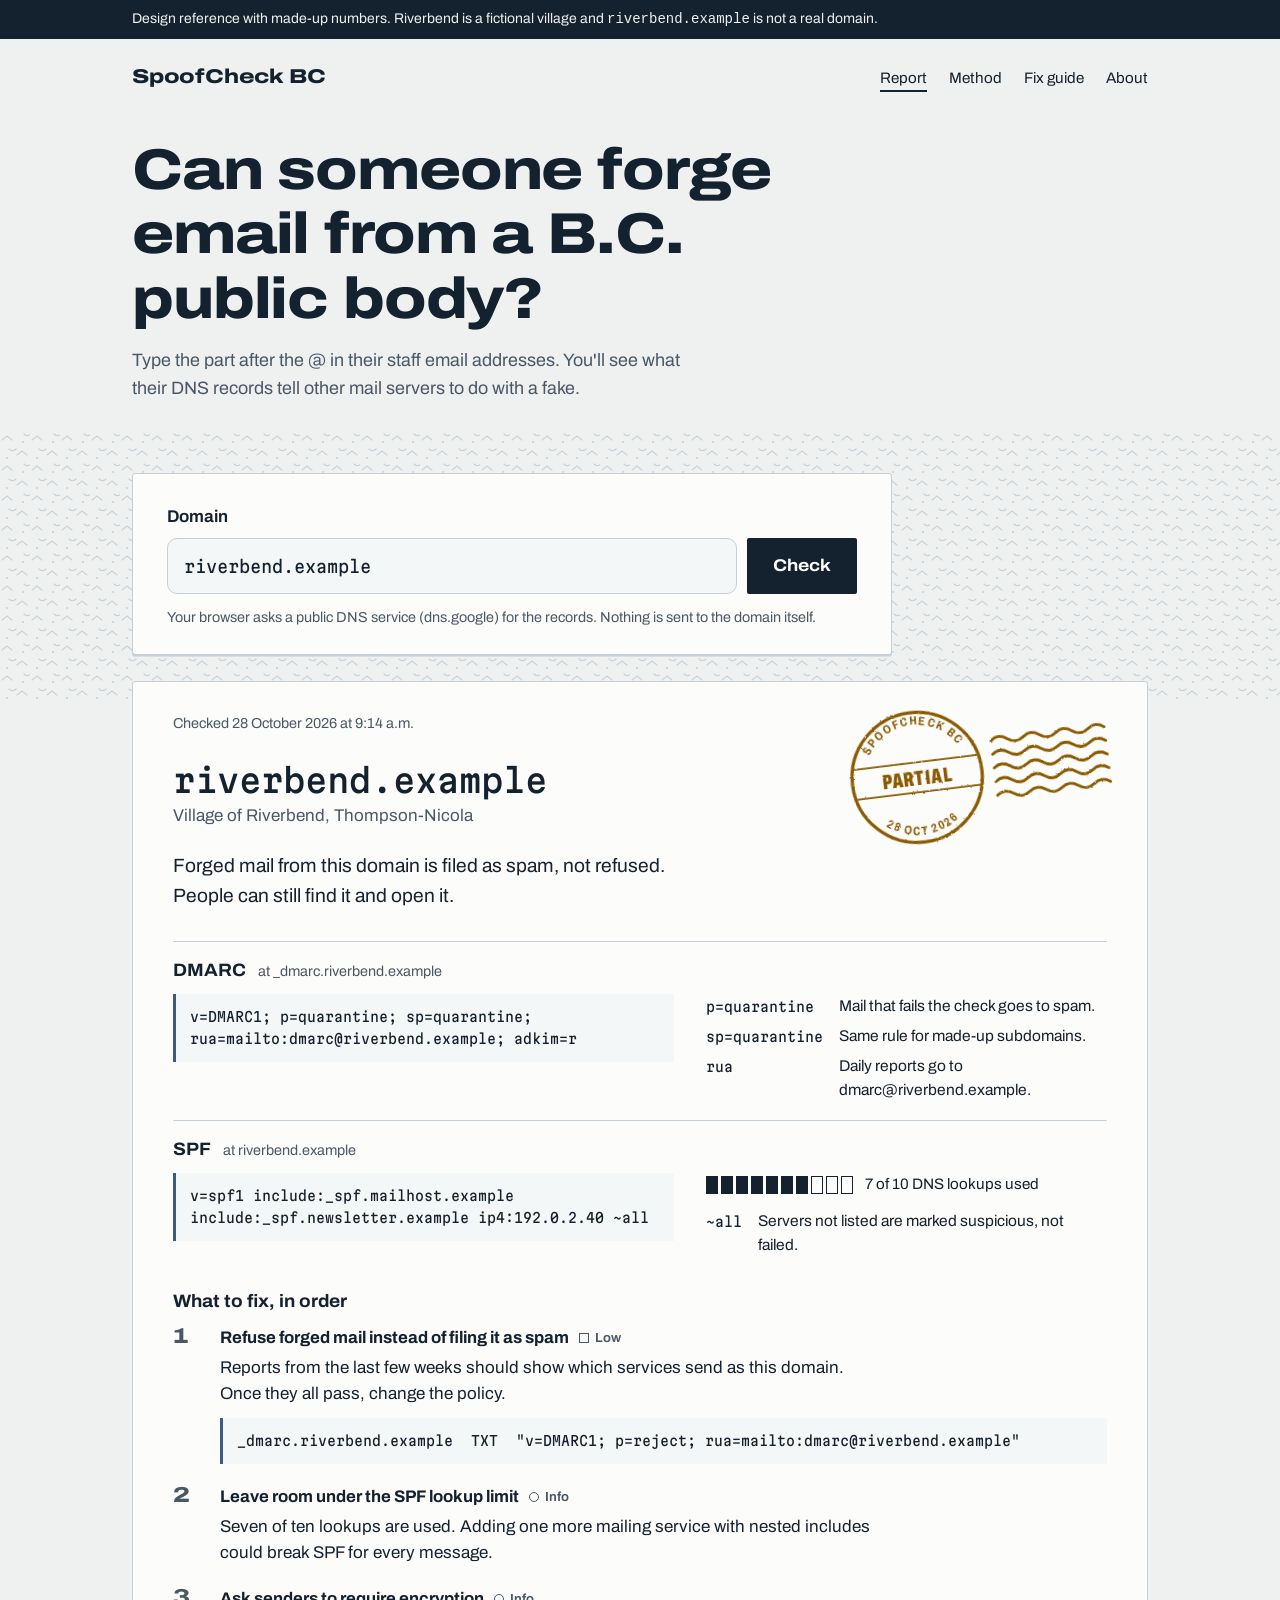
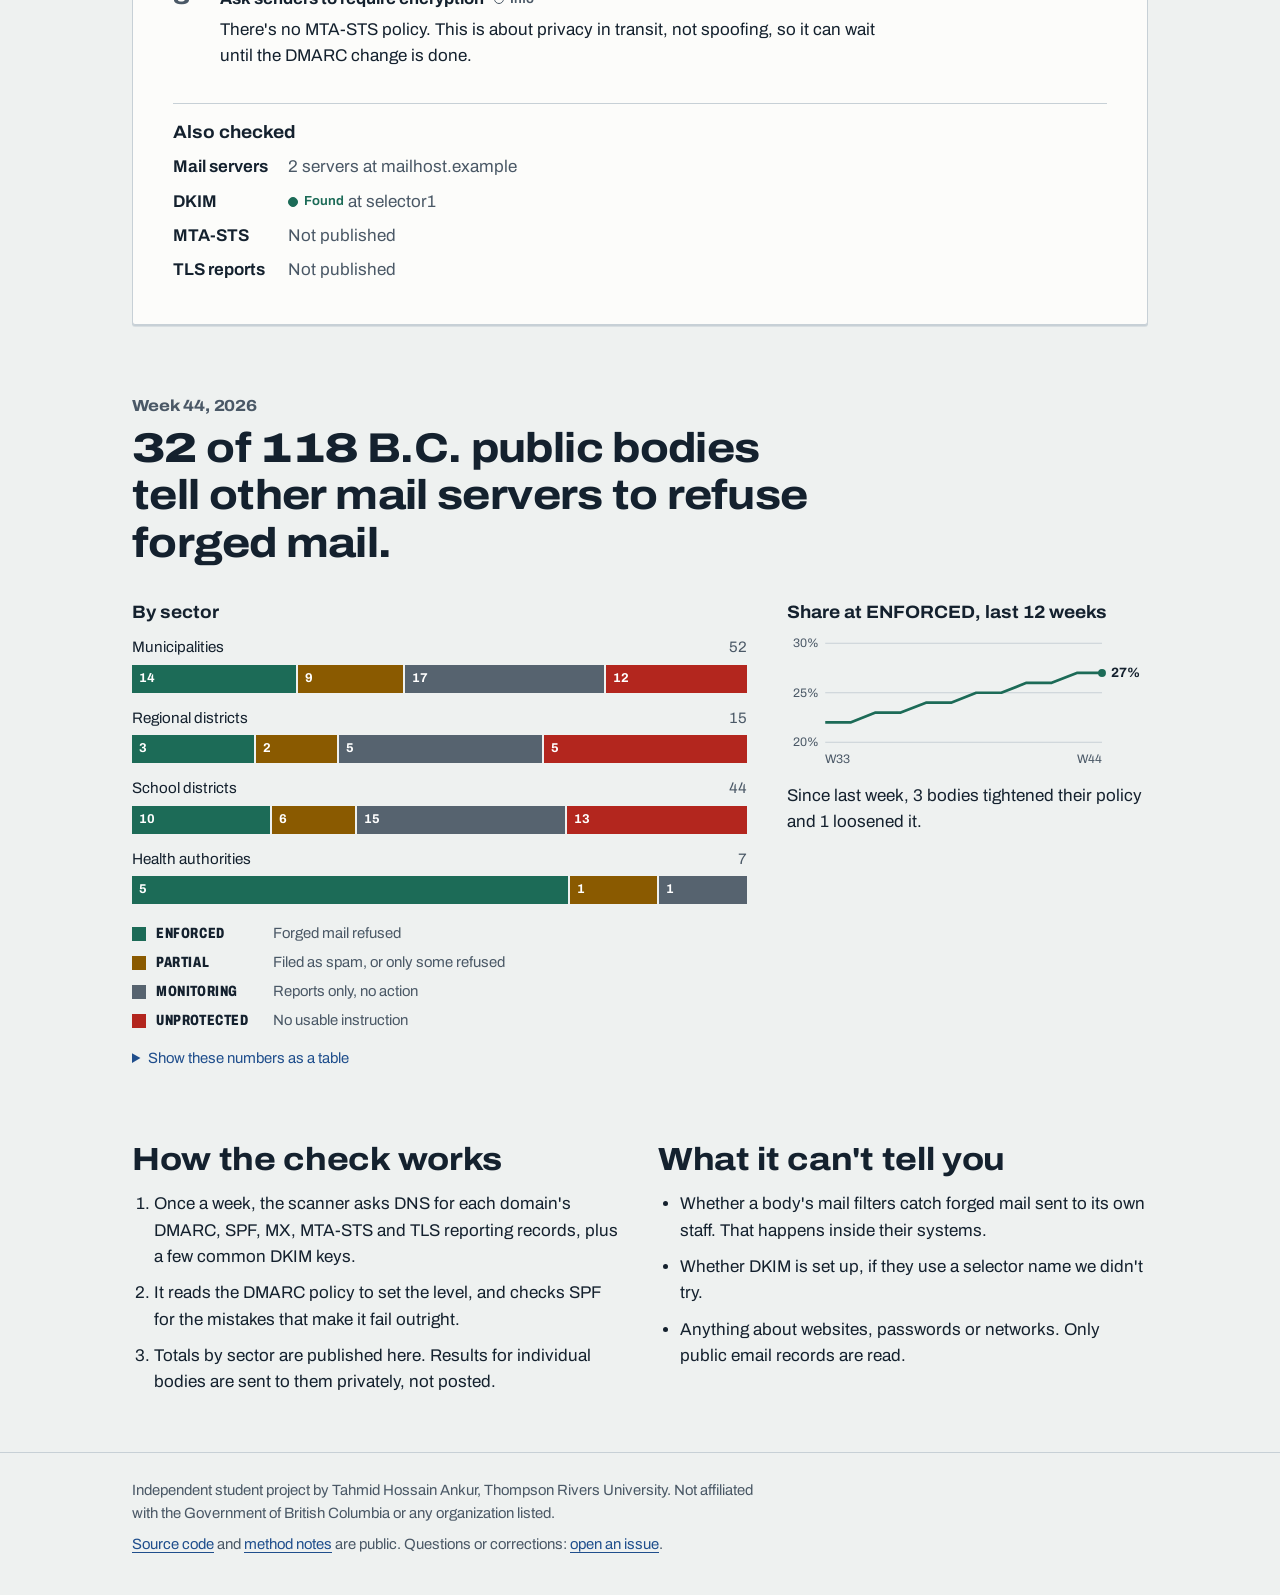
<file: docs/design-reference/index.html>
<!doctype html>
<html lang="en-CA">
<head>
<meta charset="utf-8">
<meta name="viewport" content="width=device-width, initial-scale=1">
<title>SpoofCheck BC</title>
<meta name="description" content="Design reference for SpoofCheck BC. Layout and styling only; all data on this page is made up.">
<link rel="preconnect" href="https://fonts.googleapis.com">
<link rel="preconnect" href="https://fonts.gstatic.com" crossorigin>
<link href="https://fonts.googleapis.com/css2?family=Archivo:wdth,wght@62..125,400..900&family=Martian+Mono:wdth,wght@75..112.5,400..600&display=swap" rel="stylesheet">
<style>
:root {
  --page: #EEF1F0;
  --envelope: #FCFCFA;
  --window: #F4F7F8;
  --ink: #14212E;
  --ink-soft: #4A5866;
  --rule: #C7D0D6;
  --tint: #3D5A80;
  --link: #1F4E8C;
  --lvl-3: #1C6B57;
  --lvl-2: #8A5A00;
  --lvl-1: #56636F;
  --lvl-0: #B3261E;
  --on-level: #FFFFFF;
  --focus: #1F4E8C;

  --font-text: "Archivo", "Helvetica Neue", Arial, sans-serif;
  --font-record: "Martian Mono", ui-monospace, "SF Mono", Menlo, monospace;

  --measure: 66ch;
  --gutter: 16px;
  --wrap: 1080px;
  color-scheme: light;
}

@media (prefers-color-scheme: dark) {
  :root:not([data-theme="light"]) {
    --page: #101B25;
    --envelope: #16232F;
    --window: #1B2A37;
    --ink: #E6EBEE;
    --ink-soft: #A3B0BB;
    --rule: #2E3E4C;
    --tint: #7E9CC2;
    --link: #8DB8EE;
    --lvl-3: #5FC0A3;
    --lvl-2: #E0AE45;
    --lvl-1: #9AA8B4;
    --lvl-0: #F07A6E;
    --on-level: #101B25;
    --focus: #8DB8EE;
    color-scheme: dark;
  }
}
:root[data-theme="dark"] {
  --page: #101B25; --envelope: #16232F; --window: #1B2A37; --ink: #E6EBEE; --ink-soft: #A3B0BB;
  --rule: #2E3E4C; --tint: #7E9CC2; --link: #8DB8EE; --lvl-3: #5FC0A3; --lvl-2: #E0AE45;
  --lvl-1: #9AA8B4; --lvl-0: #F07A6E; --on-level: #101B25; --focus: #8DB8EE; color-scheme: dark;
}

*, *::before, *::after { box-sizing: border-box; }
html { -webkit-text-size-adjust: 100%; }
body {
  margin: 0;
  background: var(--page);
  color: var(--ink);
  font-family: var(--font-text);
  font-size: 1.0625rem;
  line-height: 1.55;
  font-variation-settings: "wdth" 100;
  font-feature-settings: "tnum" 0;
}
a { color: var(--link); text-underline-offset: 0.18em; text-decoration-thickness: 1px; }
a:hover { text-decoration-thickness: 2px; }
:focus-visible { outline: 2px solid var(--focus); outline-offset: 3px; }

.wrap { max-width: var(--wrap); margin: 0 auto; padding: 0 var(--gutter); }

.sample-note {
  background: var(--ink);
  color: var(--page);
  font-size: 0.875rem;
  padding: 8px 0;
}
.sample-note p { margin: 0; }

/* header */
.site-head { padding: 22px 0 18px; }
.site-head .wrap { display: flex; flex-wrap: wrap; align-items: baseline; justify-content: space-between; gap: 10px 28px; }
.wordmark {
  font-weight: 800;
  font-variation-settings: "wdth" 125;
  font-size: 1.25rem;
  letter-spacing: -0.01em;
  color: var(--ink);
  text-decoration: none;
}
.site-nav ul { list-style: none; margin: 0; padding: 0; display: flex; flex-wrap: wrap; gap: 4px 22px; }
.site-nav a { color: var(--ink); text-decoration: none; font-size: 0.95rem; padding: 4px 0; border-bottom: 2px solid transparent; }
.site-nav a[aria-current="page"] { border-bottom-color: var(--ink); }
.site-nav a:hover { border-bottom-color: var(--rule); }

/* headings */
h1, h2, h3 { line-height: 1.12; margin: 0; }
h1 {
  font-weight: 800;
  font-variation-settings: "wdth" 118;
  font-size: clamp(2rem, 1.2rem + 3.6vw, 3.6rem);
  letter-spacing: -0.02em;
  max-width: 17ch;
}
h2 {
  font-weight: 750;
  font-variation-settings: "wdth" 112;
  font-size: clamp(1.45rem, 1.1rem + 1.4vw, 2rem);
  letter-spacing: -0.01em;
}
h3 { font-weight: 700; font-variation-settings: "wdth" 106; font-size: 1.12rem; }

/* checker */
.checker { padding: 28px 0 0; }
.checker .lede { max-width: 56ch; color: var(--ink-soft); margin: 16px 0 0; font-size: 1.12rem; }

.tint-band { position: relative; margin-top: 30px; padding: 40px 0 44px; isolation: isolate; }
.tint-band::before {
  content: "";
  position: absolute; inset: 0;
  background-color: var(--tint);
  -webkit-mask-image: url("data:image/svg+xml,%3Csvg xmlns='http://www.w3.org/2000/svg' width='30' height='30'%3E%3Cg fill='none' stroke='black' stroke-width='1.2' stroke-linecap='round'%3E%3Cpath d='M2 7 l5 -4 l5 4 M17 22 l5 -4 l5 4'/%3E%3Cpath d='M9 16 q3.5 3.5 7 0 M24 1 q3.5 3.5 7 0 M-6 31 q3.5 3.5 7 0'/%3E%3C/g%3E%3Ccircle cx='23' cy='9' r='1.1'/%3E%3Ccircle cx='7' cy='25' r='1.1'/%3E%3C/svg%3E");
  mask-image: url("data:image/svg+xml,%3Csvg xmlns='http://www.w3.org/2000/svg' width='30' height='30'%3E%3Cg fill='none' stroke='black' stroke-width='1.2' stroke-linecap='round'%3E%3Cpath d='M2 7 l5 -4 l5 4 M17 22 l5 -4 l5 4'/%3E%3Cpath d='M9 16 q3.5 3.5 7 0 M24 1 q3.5 3.5 7 0 M-6 31 q3.5 3.5 7 0'/%3E%3C/g%3E%3Ccircle cx='23' cy='9' r='1.1'/%3E%3Ccircle cx='7' cy='25' r='1.1'/%3E%3C/svg%3E");
  -webkit-mask-size: 30px 30px; mask-size: 30px 30px;
  opacity: 0.2;
  z-index: -1;
}

.envelope {
  background: var(--envelope);
  border: 1px solid var(--rule);
  border-radius: 3px;
  box-shadow: 0 1px 0 var(--rule), 0 2px 0 color-mix(in srgb, var(--rule) 55%, transparent);
}

.check-form { padding: 26px 26px 22px; max-width: 760px; }
.check-form label { display: block; font-weight: 650; margin-bottom: 8px; }
.window-row { display: flex; gap: 10px; flex-wrap: wrap; }
.window {
  flex: 1 1 280px;
  min-width: 0;
  font: inherit;
  font-family: var(--font-record);
  font-variation-settings: "wdth" 92;
  font-size: 1.05rem;
  color: var(--ink);
  background: var(--window);
  border: 1px solid var(--rule);
  border-radius: 10px;
  padding: 14px 16px;
}
.window:focus-visible { outline: 2px solid var(--focus); outline-offset: 2px; }
.btn {
  font: inherit;
  font-weight: 700;
  font-variation-settings: "wdth" 112;
  background: var(--ink);
  color: var(--envelope);
  border: 0;
  border-radius: 2px;
  padding: 14px 26px;
  cursor: pointer;
}
.btn:hover { background: color-mix(in srgb, var(--ink) 86%, var(--tint)); }
.check-form .hint { margin: 12px 0 0; font-size: 0.9rem; color: var(--ink-soft); }

/* result */
.result { padding: 0 0 8px; }
.result-env { margin-top: -18px; position: relative; padding: 24px 26px 30px; }
.result-top { display: grid; grid-template-columns: minmax(0, 1fr) auto; grid-template-areas: "info stamp"; gap: 8px 24px; align-items: start; }
.result-info { grid-area: info; min-width: 0; }
.result-top .postmark { grid-area: stamp; }
.checked-at { font-size: 0.9rem; color: var(--ink-soft); margin: 0; }
.address { margin-top: 26px; max-width: 34rem; }
.address .domain {
  font-family: var(--font-record);
  font-variation-settings: "wdth" 100;
  font-weight: 500;
  font-size: clamp(1.35rem, 1rem + 1.6vw, 2rem);
  line-height: 1.2;
  overflow-wrap: anywhere;
  margin: 0;
}
.address .org { margin: 4px 0 0; color: var(--ink-soft); }
.verdict { margin: 22px 0 0; font-size: 1.2rem; max-width: 46ch; }

.postmark { width: clamp(180px, 22vw, 268px); height: auto; transform: rotate(-7deg); transform-origin: 30% 50%; margin: -6px -8px 0 0; }
.postmark .pm-ring { fill: none; stroke: currentColor; stroke-width: 2.6; }
.postmark .pm-ring-thin { stroke-width: 1.3; }
.postmark .pm-arc { font-family: var(--font-text); font-size: 9.5px; font-weight: 700; font-variation-settings: "wdth" 80; letter-spacing: 0.14em; fill: currentColor; }
.postmark .pm-word { font-family: var(--font-text); font-size: 16.5px; font-weight: 850; font-variation-settings: "wdth" 62; letter-spacing: 0.04em; fill: currentColor; }
.postmark .pm-waves path { fill: none; stroke: currentColor; stroke-width: 2.2; stroke-linecap: round; }
.postmark-enforced { color: var(--lvl-3); }
.postmark-partial { color: var(--lvl-2); }
.postmark-monitoring { color: var(--lvl-1); }
.postmark-unprotected { color: var(--lvl-0); }

@media (prefers-reduced-motion: no-preference) {
  .result-env .postmark { animation: stamp-down 420ms cubic-bezier(.2,.9,.25,1.15) 180ms both; }
  @keyframes stamp-down {
    from { opacity: 0; transform: rotate(-12deg) scale(1.35); }
    to   { opacity: 1; transform: rotate(-7deg) scale(1); }
  }
}

.enclosures { margin-top: 30px; display: grid; gap: 18px; }
.enclosure { border-top: 1px solid var(--rule); padding-top: 18px; display: grid; align-items: start; gap: 14px 32px; grid-template-columns: minmax(0, 1fr); }
.enclosure h3 { display: flex; gap: 12px; align-items: baseline; flex-wrap: wrap; }
.enclosure h3 small { font-weight: 400; font-size: 0.9rem; color: var(--ink-soft); font-variation-settings: "wdth" 100; }
.record {
  margin: 0;
  font-family: var(--font-record);
  font-variation-settings: "wdth" 88;
  font-size: 0.86rem;
  line-height: 1.6;
  background: var(--window);
  border-left: 3px solid var(--tint);
  padding: 12px 14px;
  white-space: pre-wrap;
  overflow-wrap: anywhere;
}
.reading { margin: 0; display: grid; grid-template-columns: max-content 1fr; gap: 6px 16px; font-size: 0.97rem; }
.reading dt { font-family: var(--font-record); font-variation-settings: "wdth" 88; font-size: 0.86rem; padding-top: 2px; }
.reading dd { margin: 0; }

.lookups { display: flex; align-items: center; gap: 12px; flex-wrap: wrap; font-size: 0.95rem; }
.lookups .ticks { display: inline-flex; gap: 3px; }
.lookups .tick { width: 12px; height: 18px; border: 1.5px solid var(--ink); }
.lookups .tick.used { background: var(--ink); }

.fix-first { margin-top: 34px; }
.fix-first ol { list-style: none; counter-reset: fix; margin: 14px 0 0; padding: 0; display: grid; gap: 20px; }
.fix-first li { counter-increment: fix; display: grid; grid-template-columns: 2.2rem 1fr; gap: 4px 12px; }
.fix-first li::before {
  content: counter(fix);
  font-weight: 800; font-variation-settings: "wdth" 125; font-size: 1.35rem; line-height: 1.1;
  color: var(--ink-soft);
}
.fix-first .f-body { min-width: 0; }
.fix-first h4 { margin: 0; font-size: 1.05rem; font-weight: 700; display: flex; gap: 10px; align-items: baseline; flex-wrap: wrap; }
.fix-first p { margin: 4px 0 0; max-width: var(--measure); }
.fix-first .record { margin-top: 10px; }

.sev { font-size: 0.82rem; font-weight: 650; display: inline-flex; align-items: center; gap: 6px; color: var(--ink-soft); }
.sev::before { content: ""; width: 10px; height: 10px; display: inline-block; border: 1.5px solid currentColor; }
.sev-high { color: var(--lvl-0); }
.sev-high::before { background: currentColor; }
.sev-medium { color: var(--lvl-2); }
.sev-medium::before { background: linear-gradient(135deg, currentColor 50%, transparent 50%); }
.sev-low::before { background: transparent; }
.sev-info::before { border-radius: 50%; }
.sev-good { color: var(--lvl-3); }
.sev-good::before { border-radius: 50%; background: currentColor; }

.also { margin-top: 34px; border-top: 1px solid var(--rule); padding-top: 18px; }
.also dl { margin: 12px 0 0; display: grid; grid-template-columns: max-content 1fr; gap: 8px 20px; }
.also dt { font-weight: 650; }
.also dd { margin: 0; color: var(--ink-soft); }

/* week */
.week { padding: 64px 0 24px; }
.week .when { font-size: 1rem; color: var(--ink-soft); margin: 0 0 10px; }
.headline-figure {
  margin: 0;
  font-weight: 750;
  font-variation-settings: "wdth" 112;
  font-size: clamp(1.6rem, 1.1rem + 2.2vw, 2.6rem);
  line-height: 1.15;
  max-width: 24ch;
  letter-spacing: -0.015em;
}
.headline-figure .num { font-feature-settings: "tnum" 1, "lnum" 1; font-weight: 850; font-variation-settings: "wdth" 125; }
.week-grid { display: grid; gap: 40px; margin-top: 34px; grid-template-columns: minmax(0, 1fr); }
.sector-chart { list-style: none; margin: 14px 0 0; padding: 0; display: grid; gap: 14px; }
.bar-head { display: flex; justify-content: space-between; gap: 12px; font-size: 0.95rem; margin-bottom: 5px; }
.bar-total { color: var(--ink-soft); font-feature-settings: "tnum" 1; }
.bar { display: flex; gap: 2px; height: 28px; }
.seg {
  display: flex; align-items: center; padding-left: 7px; min-width: 0;
  font-size: 0.8rem; font-weight: 700; color: var(--on-level); font-feature-settings: "tnum" 1;
  overflow: hidden; white-space: nowrap;
}
.seg-enforced { background: var(--lvl-3); }
.seg-partial { background: var(--lvl-2); }
.seg-monitoring { background: var(--lvl-1); }
.seg-unprotected { background: var(--lvl-0); }
.legend { list-style: none; margin: 18px 0 0; padding: 0; display: grid; gap: 6px; font-size: 0.93rem; }
.legend li { display: grid; grid-template-columns: 14px 7.2em 1fr; gap: 10px; align-items: baseline; }
.swatch { width: 14px; height: 14px; display: inline-block; align-self: center; }
.swatch-enforced { background: var(--lvl-3); }
.swatch-partial { background: var(--lvl-2); }
.swatch-monitoring { background: var(--lvl-1); }
.swatch-unprotected { background: var(--lvl-0); }
.legend-word { font-weight: 800; font-variation-settings: "wdth" 70; letter-spacing: 0.04em; }
.legend-meaning { color: var(--ink-soft); }
details.as-table { margin-top: 14px; font-size: 0.93rem; }
details.as-table summary { cursor: pointer; color: var(--link); }
.numbers { border-collapse: collapse; margin-top: 10px; width: 100%; font-feature-settings: "tnum" 1; }
.numbers th, .numbers td { text-align: right; padding: 6px 8px; border-bottom: 1px solid var(--rule); }
.numbers th:first-child { text-align: left; }
.numbers thead th { font-weight: 650; }
.table-scroll { overflow-x: auto; }

.trend-chart { width: 100%; max-width: 360px; height: auto; display: block; margin-top: 10px; }
.trend-chart .t-grid { stroke: var(--rule); stroke-width: 1; }
.trend-chart .t-axis { font-size: 11px; fill: var(--ink-soft); font-family: var(--font-text); }
.trend-chart .t-line { fill: none; stroke: var(--lvl-3); stroke-width: 2.4; stroke-linejoin: round; }
.trend-chart .t-end { fill: var(--lvl-3); }
.trend-chart .t-endlabel { font-size: 12px; font-weight: 700; fill: var(--ink); font-family: var(--font-text); }
.moved { margin: 16px 0 0; max-width: 40ch; }

/* method */
.method { padding: 48px 0 56px; }
.method-grid { display: grid; gap: 36px; grid-template-columns: minmax(0, 1fr); }
.method ol, .method ul { margin: 14px 0 0; padding-left: 1.3em; max-width: var(--measure); }
.method li + li { margin-top: 10px; }

/* footer */
.site-foot { border-top: 1px solid var(--rule); padding: 26px 0 40px; font-size: 0.93rem; color: var(--ink-soft); }
.site-foot p { margin: 0; max-width: 70ch; }
.site-foot p + p { margin-top: 8px; }

.visually-hidden { position: absolute !important; width: 1px; height: 1px; overflow: hidden; clip: rect(0 0 0 0); white-space: nowrap; }

@media (min-width: 760px) {
  :root { --gutter: 32px; }
  .enclosure { grid-template-columns: minmax(0, 1.25fr) minmax(0, 1fr); }
  .enclosure h3 { grid-column: 1 / -1; }
  .week-grid { grid-template-columns: minmax(0, 1.7fr) minmax(0, 1fr); align-items: start; }
  .method-grid { grid-template-columns: 1fr 1fr; }
  .result-env { padding: 30px 40px 40px; }
  .check-form { padding: 30px 34px 26px; }
}
@media (max-width: 520px) {
  .result-top { grid-template-columns: minmax(0, 1fr); grid-template-areas: "stamp" "info"; }
  .postmark { width: 176px; justify-self: end; margin: -4px -6px 2px 0; }
  .record { font-size: 0.8rem; }
  .reading { grid-template-columns: 1fr; gap: 2px 0; }
  .reading dd { margin-bottom: 8px; }
  .also dl { grid-template-columns: 1fr; gap: 2px 0; }
  .also dd { margin-bottom: 8px; }
}
</style>
</head>
<body>

<div class="sample-note">
  <div class="wrap"><p>Design reference with made-up numbers. Riverbend is a fictional village and <code>riverbend.example</code> is not a real domain.</p></div>
</div>

<header class="site-head">
  <div class="wrap">
    <a class="wordmark" href="#">SpoofCheck BC</a>
    <nav class="site-nav" aria-label="Main">
      <ul>
        <li><a href="#" aria-current="page">Report</a></li>
        <li><a href="#">Method</a></li>
        <li><a href="#">Fix guide</a></li>
        <li><a href="#">About</a></li>
      </ul>
    </nav>
  </div>
</header>

<main>
  <section class="checker" aria-labelledby="checker-title">
    <div class="wrap">
      <h1 id="checker-title">Can someone forge email from a B.C. public body?</h1>
      <p class="lede">Type the part after the @ in their staff email addresses. You'll see what their DNS records tell other mail servers to do with a fake.</p>
    </div>
    <div class="tint-band">
      <div class="wrap">
        <form class="envelope check-form" action="#" onsubmit="return false">
          <label for="domain">Domain</label>
          <div class="window-row">
            <input class="window" id="domain" name="domain" type="text" inputmode="url" autocomplete="off" spellcheck="false" value="riverbend.example">
            <button class="btn" type="submit">Check</button>
          </div>
          <p class="hint">Your browser asks a public DNS service (dns.google) for the records. Nothing is sent to the domain itself.</p>
        </form>
      </div>
    </div>
  </section>

  <section class="result" aria-labelledby="result-title">
    <div class="wrap">
      <article class="envelope result-env">
        <h2 id="result-title" class="visually-hidden">Result for riverbend.example</h2>
        <div class="result-top">
          <div class="result-info">
            <p class="checked-at">Checked 28 October 2026 at 9:14 a.m.</p>
            <div class="address">
              <p class="domain">riverbend.example</p>
              <p class="org">Village of Riverbend, Thompson-Nicola</p>
            </div>
            <p class="verdict">Forged mail from this domain is filed as spam, not refused. People can still find it and open it.</p>
          </div>
          <svg class="postmark postmark-partial" viewBox="0 0 214 112" role="img" aria-label="Verdict: PARTIAL">
  <defs>
    <filter id="ink-partial" x="-5%" y="-5%" width="110%" height="110%">
      <feTurbulence type="fractalNoise" baseFrequency="0.9" numOctaves="2" seed="7" result="noise"/>
      <feDisplacementMap in="SourceGraphic" in2="noise" scale="1.6"/>
    </filter>
    <path id="arc-top-partial" d="M 14 56 A 42 42 0 0 1 98 56"/>
    <path id="arc-bottom-partial" d="M 10 56 A 46 46 0 0 0 102 56"/>
  </defs>
  <g filter="url(#ink-partial)">
    <circle cx="56" cy="56" r="52" class="pm-ring"/>
    <line x1="6.5" y1="44" x2="105.5" y2="44" class="pm-ring pm-ring-thin"/>
    <line x1="6.5" y1="68" x2="105.5" y2="68" class="pm-ring pm-ring-thin"/>
    <text class="pm-arc"><textPath href="#arc-top-partial" startOffset="50%" text-anchor="middle">SPOOFCHECK BC</textPath></text>
    <text class="pm-arc"><textPath href="#arc-bottom-partial" startOffset="50%" text-anchor="middle">28 OCT 2026</textPath></text>
    <text class="pm-word" x="56" y="56.5" text-anchor="middle" dominant-baseline="central">PARTIAL</text>
    <g class="pm-waves"><path d="M118 34 q 6.5 -5 13 0 q 6.5 5 13 0 q 6.5 -5 13 0 q 6.5 5 13 0 q 6.5 -5 13 0 q 6.5 5 13 0 q 6.5 -5 13 0"/><path d="M118 45 q 6.5 -5 13 0 q 6.5 5 13 0 q 6.5 -5 13 0 q 6.5 5 13 0 q 6.5 -5 13 0 q 6.5 5 13 0 q 6.5 -5 13 0"/><path d="M118 56 q 6.5 -5 13 0 q 6.5 5 13 0 q 6.5 -5 13 0 q 6.5 5 13 0 q 6.5 -5 13 0 q 6.5 5 13 0 q 6.5 -5 13 0"/><path d="M118 67 q 6.5 -5 13 0 q 6.5 5 13 0 q 6.5 -5 13 0 q 6.5 5 13 0 q 6.5 -5 13 0 q 6.5 5 13 0 q 6.5 -5 13 0"/><path d="M118 78 q 6.5 -5 13 0 q 6.5 5 13 0 q 6.5 -5 13 0 q 6.5 5 13 0 q 6.5 -5 13 0 q 6.5 5 13 0 q 6.5 -5 13 0"/></g>
  </g>
</svg>
        </div>

        <div class="enclosures">
          <section class="enclosure" aria-labelledby="dmarc-h">
            <h3 id="dmarc-h">DMARC <small>at _dmarc.riverbend.example</small></h3>
            <pre class="record">v=DMARC1; p=quarantine; sp=quarantine; rua=mailto:dmarc@riverbend.example; adkim=r</pre>
            <dl class="reading">
              <dt>p=quarantine</dt><dd>Mail that fails the check goes to spam.</dd>
              <dt>sp=quarantine</dt><dd>Same rule for made-up subdomains.</dd>
              <dt>rua</dt><dd>Daily reports go to dmarc@riverbend.example.</dd>
            </dl>
          </section>

          <section class="enclosure" aria-labelledby="spf-h">
            <h3 id="spf-h">SPF <small>at riverbend.example</small></h3>
            <pre class="record">v=spf1 include:_spf.mailhost.example include:_spf.newsletter.example ip4:192.0.2.40 ~all</pre>
            <div>
              <div class="lookups">
                <span class="ticks" aria-hidden="true"><span class="tick used"></span><span class="tick used"></span><span class="tick used"></span><span class="tick used"></span><span class="tick used"></span><span class="tick used"></span><span class="tick used"></span><span class="tick"></span><span class="tick"></span><span class="tick"></span></span>
                <span>7 of 10 DNS lookups used</span>
              </div>
              <dl class="reading" style="margin-top:12px">
                <dt>~all</dt><dd>Servers not listed are marked suspicious, not failed.</dd>
              </dl>
            </div>
          </section>
        </div>

        <section class="fix-first" aria-labelledby="fix-h">
          <h3 id="fix-h">What to fix, in order</h3>
          <ol>
            <li>
              <div class="f-body">
                <h4>Refuse forged mail instead of filing it as spam <span class="sev sev-low">Low</span></h4>
                <p>Reports from the last few weeks should show which services send as this domain. Once they all pass, change the policy.</p>
                <pre class="record">_dmarc.riverbend.example  TXT  "v=DMARC1; p=reject; rua=mailto:dmarc@riverbend.example"</pre>
              </div>
            </li>
            <li>
              <div class="f-body">
                <h4>Leave room under the SPF lookup limit <span class="sev sev-info">Info</span></h4>
                <p>Seven of ten lookups are used. Adding one more mailing service with nested includes could break SPF for every message.</p>
              </div>
            </li>
            <li>
              <div class="f-body">
                <h4>Ask senders to require encryption <span class="sev sev-info">Info</span></h4>
                <p>There's no MTA-STS policy. This is about privacy in transit, not spoofing, so it can wait until the DMARC change is done.</p>
              </div>
            </li>
          </ol>
        </section>

        <section class="also" aria-labelledby="also-h">
          <h3 id="also-h">Also checked</h3>
          <dl>
            <dt>Mail servers</dt><dd>2 servers at mailhost.example</dd>
            <dt>DKIM</dt><dd><span class="sev sev-good">Found</span> at selector1</dd>
            <dt>MTA-STS</dt><dd>Not published</dd>
            <dt>TLS reports</dt><dd>Not published</dd>
          </dl>
        </section>
      </article>
    </div>
  </section>

  <section class="week" aria-labelledby="week-title">
    <div class="wrap">
      <h2 id="week-title" class="when">Week 44, 2026</h2>
      <p class="headline-figure"><span class="num">32</span> of <span class="num">118</span> B.C. public bodies tell other mail servers to refuse forged mail.</p>

      <div class="week-grid">
        <div>
          <h3>By sector</h3>
          <ul class="sector-chart" aria-describedby="sector-note"><li><div class="bar-head"><span>Municipalities</span><span class="bar-total">52</span></div><div class="bar" aria-hidden="true"><span class="seg seg-enforced" style="flex-basis:26.92%" title="ENFORCED: 14">14</span><span class="seg seg-partial" style="flex-basis:17.31%" title="PARTIAL: 9">9</span><span class="seg seg-monitoring" style="flex-basis:32.69%" title="MONITORING: 17">17</span><span class="seg seg-unprotected" style="flex-basis:23.08%" title="UNPROTECTED: 12">12</span></div></li><li><div class="bar-head"><span>Regional districts</span><span class="bar-total">15</span></div><div class="bar" aria-hidden="true"><span class="seg seg-enforced" style="flex-basis:20.00%" title="ENFORCED: 3">3</span><span class="seg seg-partial" style="flex-basis:13.33%" title="PARTIAL: 2">2</span><span class="seg seg-monitoring" style="flex-basis:33.33%" title="MONITORING: 5">5</span><span class="seg seg-unprotected" style="flex-basis:33.33%" title="UNPROTECTED: 5">5</span></div></li><li><div class="bar-head"><span>School districts</span><span class="bar-total">44</span></div><div class="bar" aria-hidden="true"><span class="seg seg-enforced" style="flex-basis:22.73%" title="ENFORCED: 10">10</span><span class="seg seg-partial" style="flex-basis:13.64%" title="PARTIAL: 6">6</span><span class="seg seg-monitoring" style="flex-basis:34.09%" title="MONITORING: 15">15</span><span class="seg seg-unprotected" style="flex-basis:29.55%" title="UNPROTECTED: 13">13</span></div></li><li><div class="bar-head"><span>Health authorities</span><span class="bar-total">7</span></div><div class="bar" aria-hidden="true"><span class="seg seg-enforced" style="flex-basis:71.43%" title="ENFORCED: 5">5</span><span class="seg seg-partial" style="flex-basis:14.29%" title="PARTIAL: 1">1</span><span class="seg seg-monitoring" style="flex-basis:14.29%" title="MONITORING: 1">1</span></div></li></ul><p id="sector-note" class="visually-hidden">Bar segments show how many bodies in each sector are at each level. The same numbers are in the table below.</p>
          <ul class="legend"><li><span class="swatch swatch-enforced" aria-hidden="true"></span><span class="legend-word">ENFORCED</span><span class="legend-meaning">Forged mail refused</span></li><li><span class="swatch swatch-partial" aria-hidden="true"></span><span class="legend-word">PARTIAL</span><span class="legend-meaning">Filed as spam, or only some refused</span></li><li><span class="swatch swatch-monitoring" aria-hidden="true"></span><span class="legend-word">MONITORING</span><span class="legend-meaning">Reports only, no action</span></li><li><span class="swatch swatch-unprotected" aria-hidden="true"></span><span class="legend-word">UNPROTECTED</span><span class="legend-meaning">No usable instruction</span></li></ul>
          <details class="as-table">
            <summary>Show these numbers as a table</summary>
            <div class="table-scroll"><table class="numbers"><thead><tr><th scope="col">Sector</th><th scope="col">Enforced</th><th scope="col">Partial</th><th scope="col">Monitoring</th><th scope="col">Unprotected</th><th scope="col">Total</th></tr></thead><tbody><tr><th scope="row">Municipalities</th><td>14</td><td>9</td><td>17</td><td>12</td><td>52</td></tr><tr><th scope="row">Regional districts</th><td>3</td><td>2</td><td>5</td><td>5</td><td>15</td></tr><tr><th scope="row">School districts</th><td>10</td><td>6</td><td>15</td><td>13</td><td>44</td></tr><tr><th scope="row">Health authorities</th><td>5</td><td>1</td><td>1</td><td>0</td><td>7</td></tr></tbody></table></div>
          </details>
        </div>
        <div>
          <h3>Share at ENFORCED, last 12 weeks</h3>
          <svg class="trend-chart" viewBox="0 0 320 120" role="img" aria-labelledby="trend-title"><title id="trend-title">Share of bodies at ENFORCED rose from 22% in week 33 to 27% in week 44.</title><line class="t-grid" x1="34" x2="280" y1="98.0" y2="98.0"/><text class="t-axis" x="28" y="98.0" text-anchor="end" dominant-baseline="central">20%</text><line class="t-grid" x1="34" x2="280" y1="54.0" y2="54.0"/><text class="t-axis" x="28" y="54.0" text-anchor="end" dominant-baseline="central">25%</text><line class="t-grid" x1="34" x2="280" y1="10.0" y2="10.0"/><text class="t-axis" x="28" y="10.0" text-anchor="end" dominant-baseline="central">30%</text><polyline class="t-line" points="34.0,80.4 56.4,80.4 78.7,71.6 101.1,71.6 123.5,62.8 145.8,62.8 168.2,54.0 190.5,54.0 212.9,45.2 235.3,45.2 257.6,36.4 280.0,36.4"/><circle class="t-end" cx="280.0" cy="36.4" r="3.5"/><text class="t-endlabel" x="288.0" y="36.4" dominant-baseline="central">27%</text><text class="t-axis" x="34.0" y="116" text-anchor="start">W33</text><text class="t-axis" x="280.0" y="116" text-anchor="end">W44</text></svg>
          <p class="moved">Since last week, 3 bodies tightened their policy and 1 loosened it.</p>
        </div>
      </div>
    </div>
  </section>

  <section class="method" aria-labelledby="method-title">
    <div class="wrap method-grid">
      <div>
        <h2 id="method-title">How the check works</h2>
        <ol>
          <li>Once a week, the scanner asks DNS for each domain's DMARC, SPF, MX, MTA-STS and TLS reporting records, plus a few common DKIM keys.</li>
          <li>It reads the DMARC policy to set the level, and checks SPF for the mistakes that make it fail outright.</li>
          <li>Totals by sector are published here. Results for individual bodies are sent to them privately, not posted.</li>
        </ol>
      </div>
      <div>
        <h2>What it can't tell you</h2>
        <ul>
          <li>Whether a body's mail filters catch forged mail sent to its own staff. That happens inside their systems.</li>
          <li>Whether DKIM is set up, if they use a selector name we didn't try.</li>
          <li>Anything about websites, passwords or networks. Only public email records are read.</li>
        </ul>
      </div>
    </div>
  </section>
</main>

<footer class="site-foot">
  <div class="wrap">
    <p>Independent student project by Tahmid Hossain Ankur, Thompson Rivers University. Not affiliated with the Government of British Columbia or any organization listed.</p>
    <p><a href="#">Source code</a> and <a href="#">method notes</a> are public. Questions or corrections: <a href="#">open an issue</a>.</p>
  </div>
</footer>

</body>
</html>
</file>
